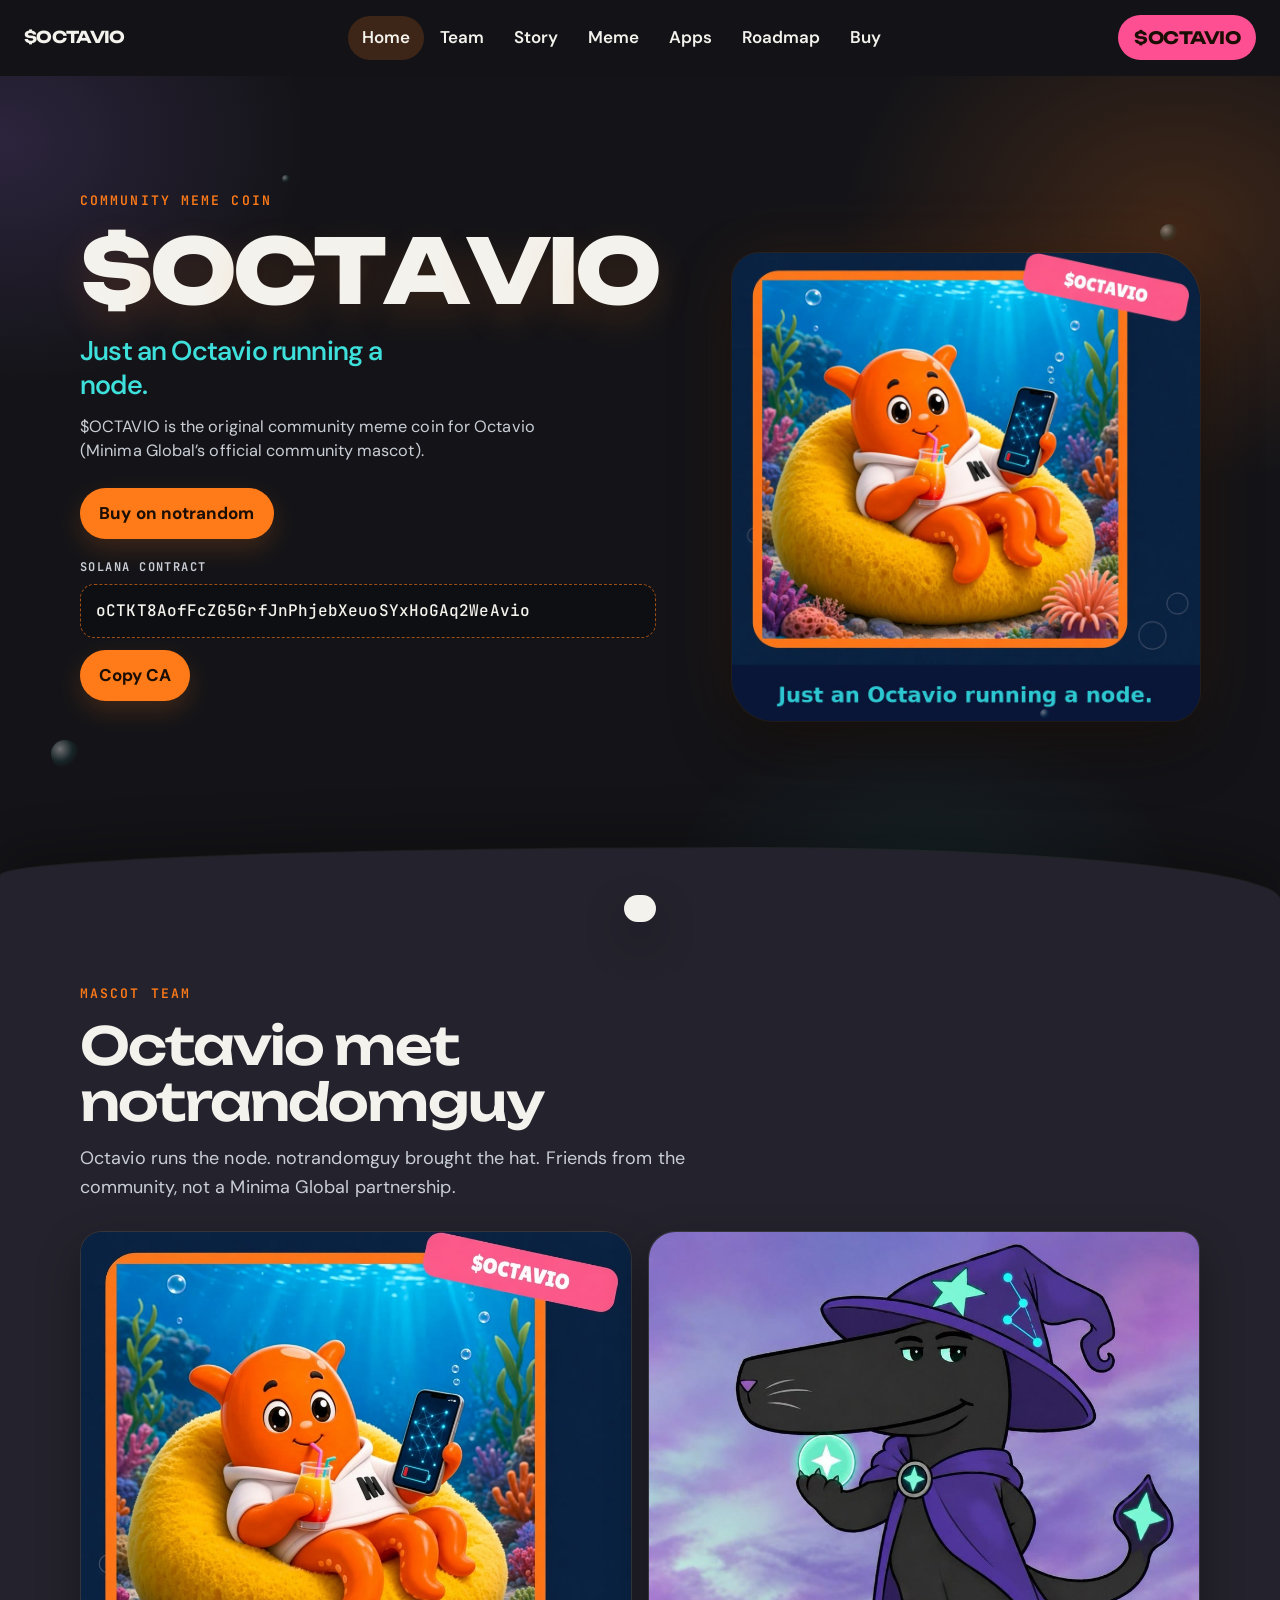
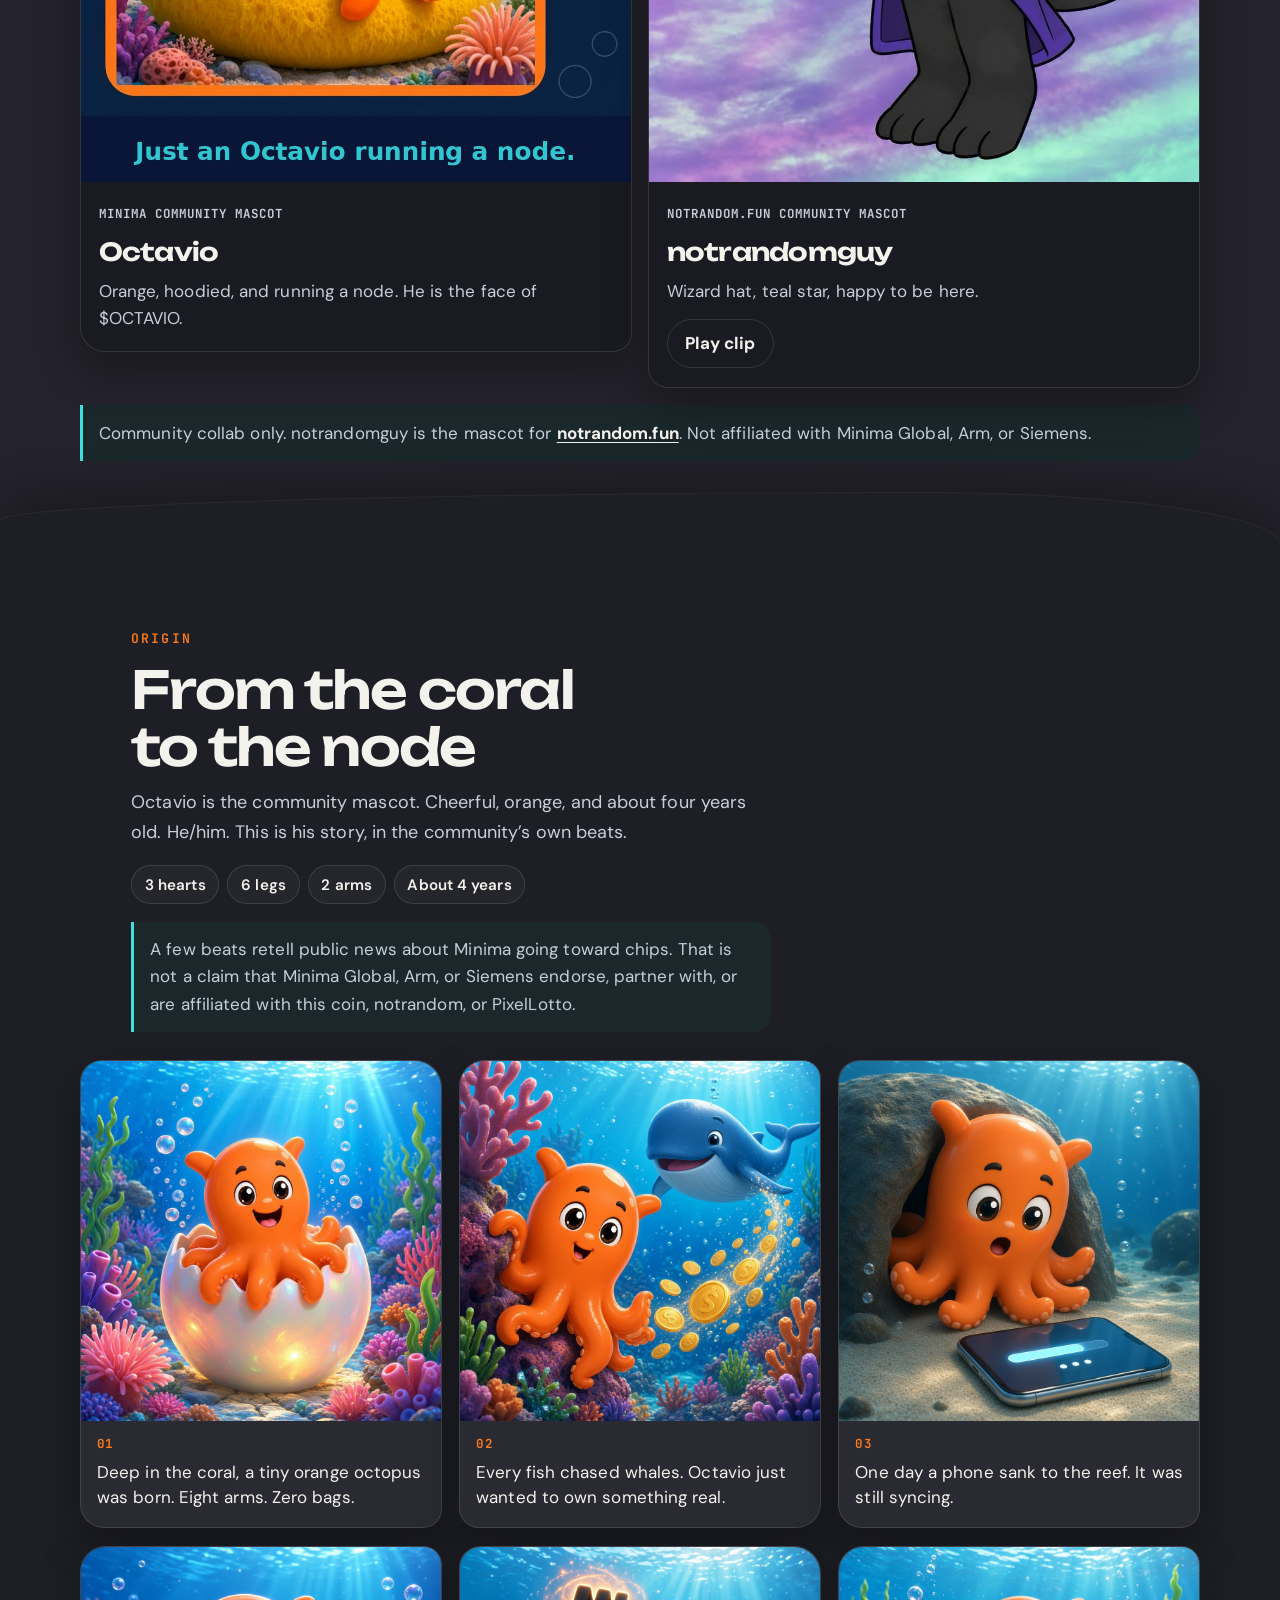
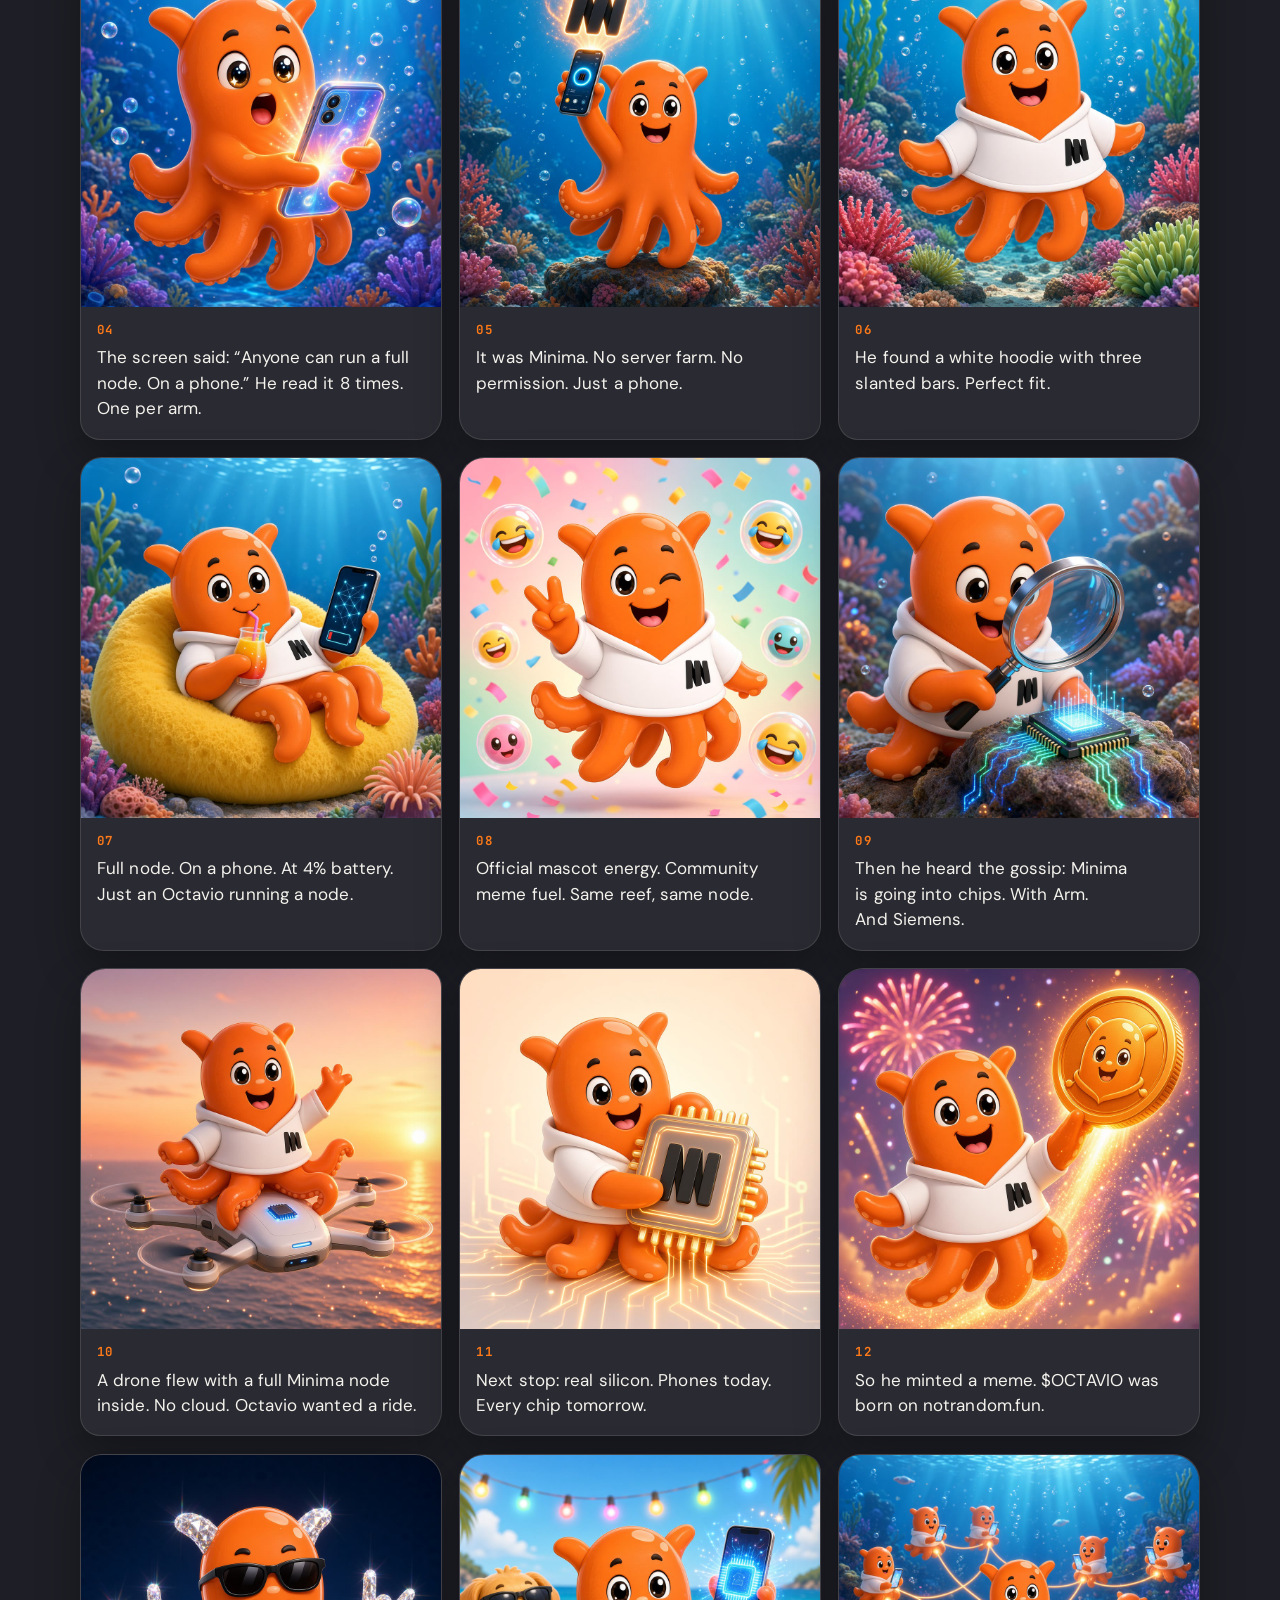
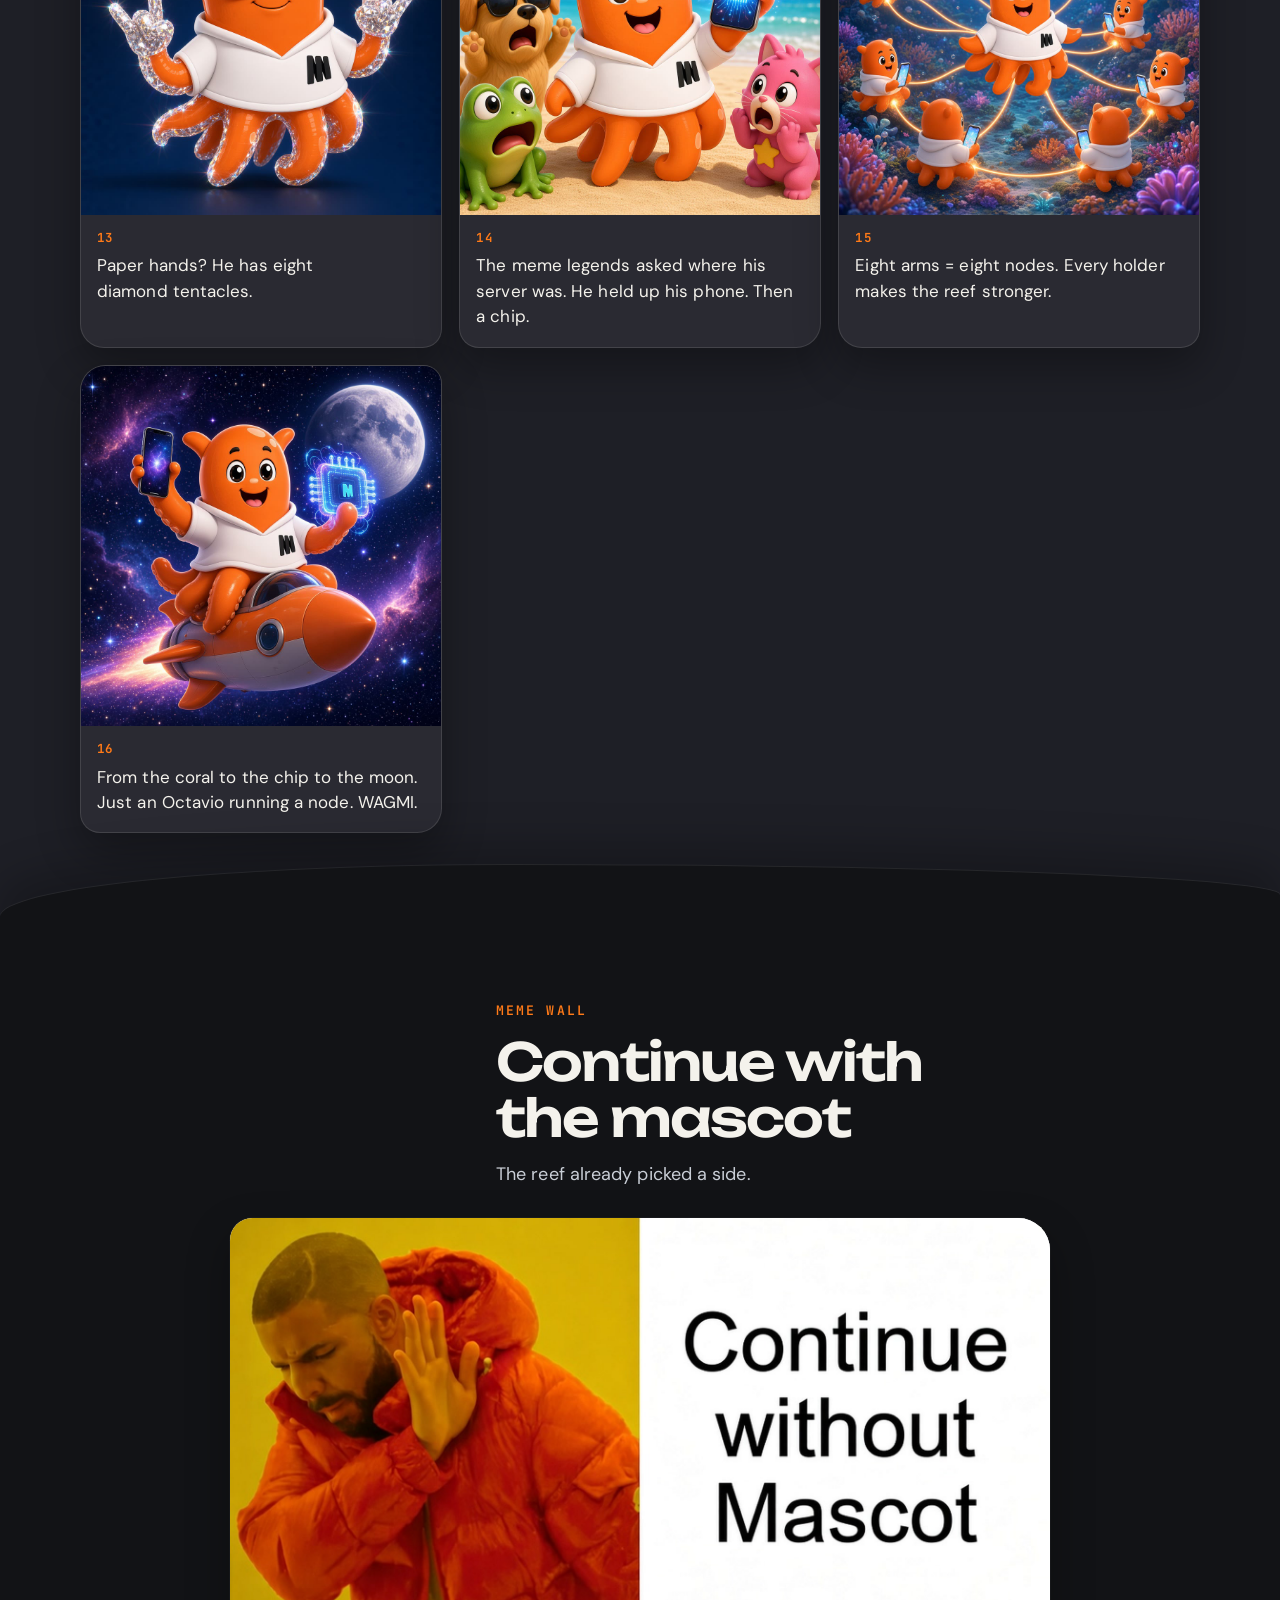
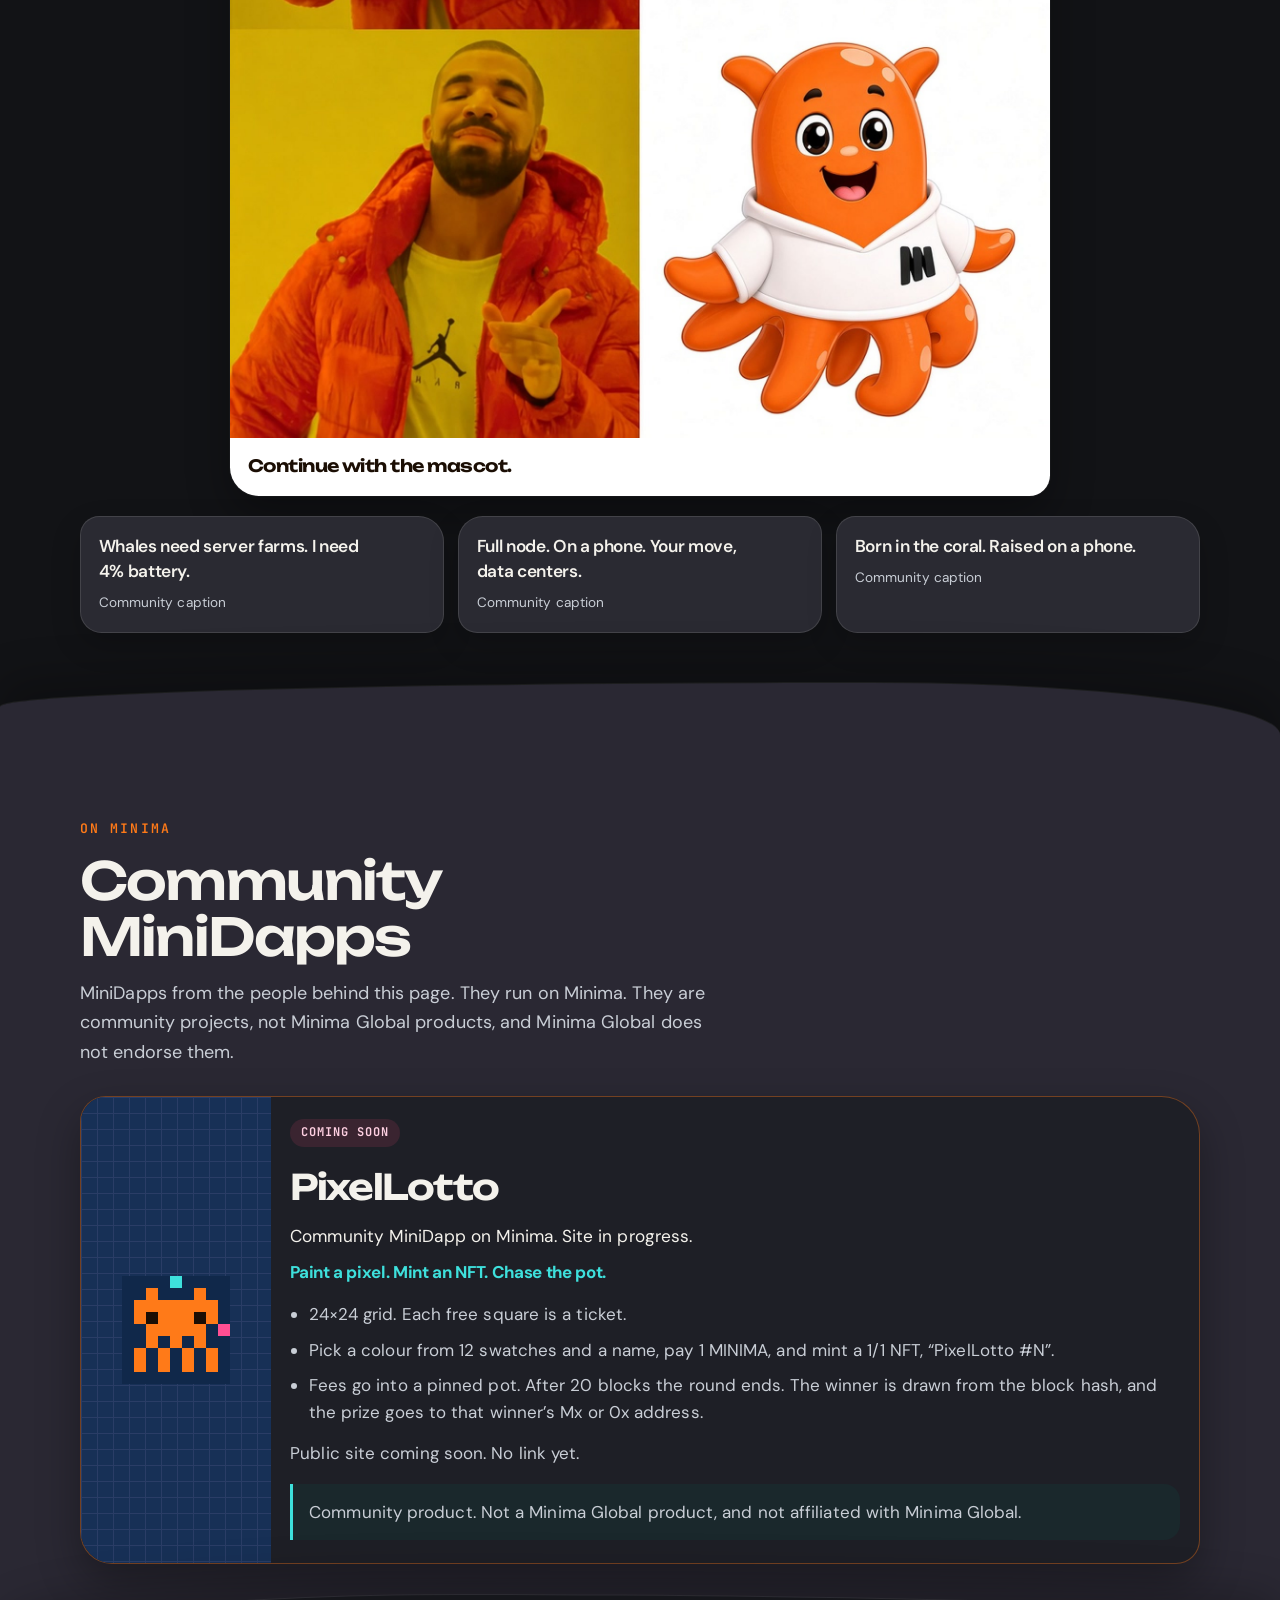
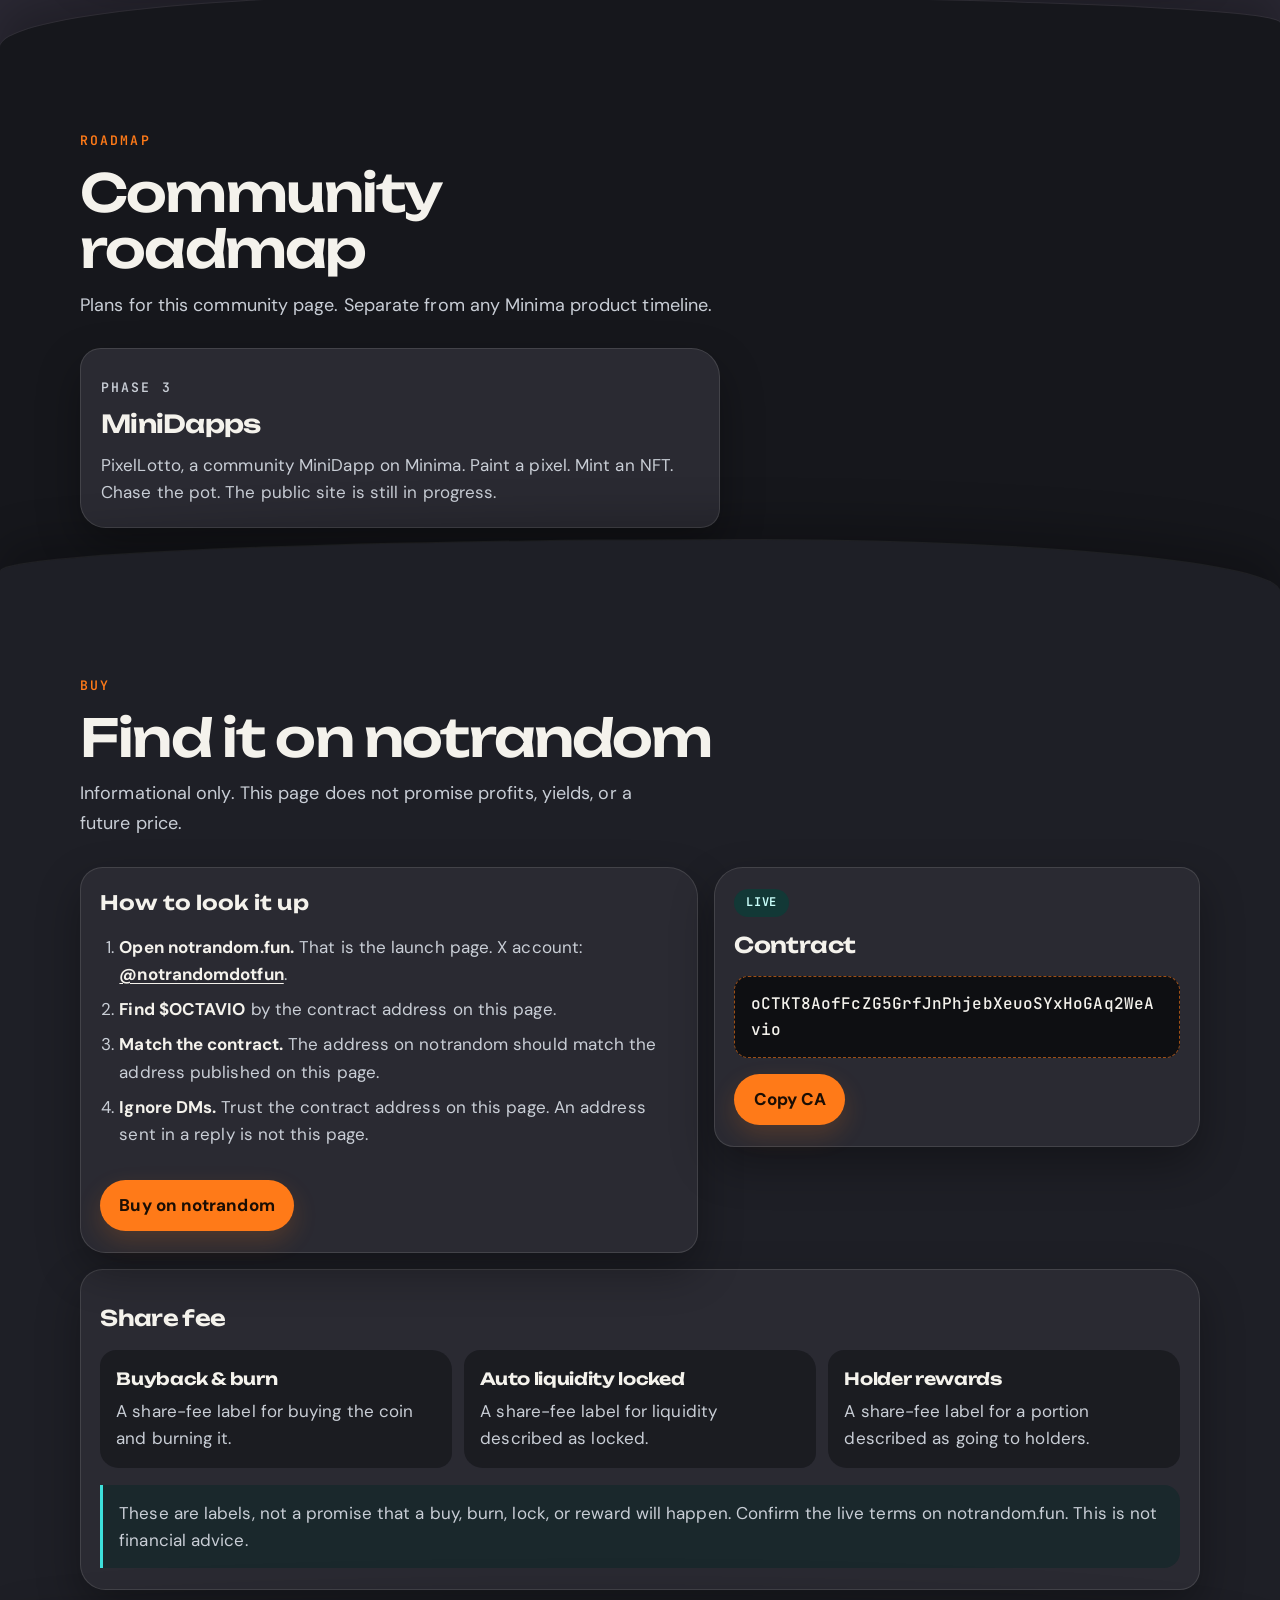
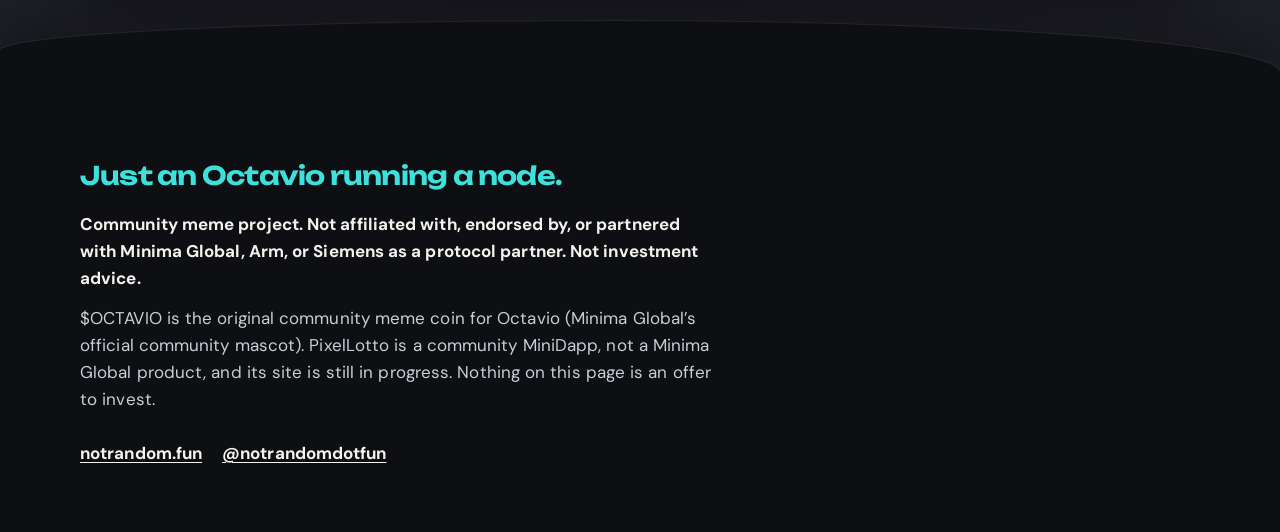
<file: index.html>
<!DOCTYPE html>
<html lang="en">
<head>
  <meta charset="utf-8">
  <meta name="viewport" content="width=device-width, initial-scale=1">
  <title>$OCTAVIO — Just an Octavio running a node.</title>
  <meta name="description" content="$OCTAVIO is the original community meme coin for Octavio (Minima Global’s official community mascot). Community meme project; not affiliated with, endorsed by, or partnered with Minima Global, Arm, or Siemens as a protocol partner. Not investment advice.">
  <meta name="theme-color" content="#141418">
  <meta name="color-scheme" content="dark">
  <link rel="icon" href="favicon.svg" type="image/svg+xml">
  <meta property="og:title" content="$OCTAVIO — Just an Octavio running a node.">
  <meta property="og:description" content="$OCTAVIO is the original community meme coin for Octavio (Minima Global’s official community mascot). Community meme project; not affiliated with, endorsed by, or partnered with Minima Global, Arm, or Siemens as a protocol partner. Not investment advice.">
  <meta property="og:type" content="website">
  <meta property="og:image" content="https://dzonisdmt.github.io/octavio-meme/x/octavio-x-banner-1500x500.jpg">
  <meta name="twitter:card" content="summary_large_image">
  <link rel="preload" href="fonts/unbounded-latin.woff2" as="font" type="font/woff2" crossorigin>
  <link rel="preload" href="x/octavio-first-post.jpg" as="image" fetchpriority="high">
  <link rel="stylesheet" href="css/styles.css">
  <noscript>
    <style>
      @media (max-width: 1039px) {
        .nav-toggle { display: none; }
        .nav-links {
          position: static;
          opacity: 1;
          visibility: visible;
          pointer-events: auto;
          transform: none;
          flex-direction: row;
          flex-wrap: wrap;
          background: transparent;
          border: 0;
          box-shadow: none;
          padding: 0;
        }
      }
    </style>
  </noscript>
</head>
<body>
  <a class="skip" href="#home">Skip to content</a>
  <header class="site-header">
    <a class="wordmark" href="#home">$OCTAVIO</a>
    <button class="nav-toggle" type="button" aria-expanded="false" aria-controls="site-nav" data-nav-toggle>Menu</button>
    <nav id="site-nav" class="nav-links" data-nav aria-label="Page">
      <a href="#home">Home</a>
      <a href="#team">Team</a>
      <a href="#story">Story</a>
      <a href="#meme">Meme</a>
      <a href="#apps">Apps</a>
      <a href="#roadmap">Roadmap</a>
      <a href="#buy">Buy</a>
    </nav>
    <a class="brand-pill" href="#buy">$OCTAVIO</a>
  </header>

  <main>
    <section class="hero" id="home" aria-labelledby="home-title">
      <div class="bubble bubble-a" aria-hidden="true"></div>
      <div class="bubble bubble-b" aria-hidden="true"></div>
      <div class="bubble bubble-c" aria-hidden="true"></div>
      <div class="bubble bubble-d" aria-hidden="true"></div>
      <div class="wrap hero-grid">
        <div class="hero-copy">
          <p class="kicker">Community meme coin</p>
          <h1 id="home-title" class="hero-title">$OCTAVIO</h1>
          <p class="tagline">Just an Octavio running a node.</p>
          <p class="about">$OCTAVIO is the original community meme coin for Octavio (Minima Global’s official community mascot).</p>
          <div class="hero-actions">
            <a class="btn" href="https://notrandom.fun" target="_blank" rel="noopener noreferrer">Buy on notrandom<span class="sr-only"> (opens in a new tab)</span></a>
          </div>
          <div class="ca-row">
            <p class="ca-row-label">Solana contract</p>
            <p class="ca-value" data-ca-value>[CA]</p>
            <button class="btn ca-copy" type="button" data-copy-ca>CA coming soon</button>
          </div>
        </div>
        <!--
          Hero visual slot. Static art: x/octavio-first-post.jpg.
          A local Meshy (or similar) render can replace this image later.
          Do not embed Three.js, a model viewer, or any remote 3D asset here.
        -->
        <div class="hero-frame">
          <img src="x/octavio-first-post.jpg" width="1024" height="1024" alt="Octavio, an orange octopus in a white hoodie, lounges on a yellow sponge underwater with a drink and a phone showing a node network. A pink badge reads $OCTAVIO." fetchpriority="high">
        </div>
      </div>
    </section>

    <section class="section" id="team" aria-labelledby="team-title">
      <div class="wrap">
        <header class="section-head">
          <p class="kicker">Mascot team</p>
          <h2 id="team-title">Octavio met notrandomguy</h2>
          <p class="lede">Octavio runs the node. notrandomguy brought the hat. Friends from the community, not a Minima Global partnership.</p>
        </header>
        <div class="team-grid">
          <article class="team-card">
            <img src="x/octavio-first-post.jpg" width="1024" height="1024" alt="Octavio, an orange octopus in a white hoodie, lounges on a yellow sponge with a phone. He is the community mascot and the face of $OCTAVIO." loading="lazy" decoding="async">
            <div class="team-body">
              <p class="team-role">Minima community mascot</p>
              <h3>Octavio</h3>
              <p>Orange, hoodied, and running a node. He is the face of $OCTAVIO.</p>
            </div>
          </article>
          <article class="team-card">
            <div class="team-visual">
              <img src="images/notrandomguy.jpg" width="960" height="960" alt="notrandomguy, a small black creature in a purple wizard hat and cloak, smiles while holding a glowing teal star." loading="lazy" decoding="async" data-clip-still>
              <video id="nrg-clip" class="team-clip" data-clip data-src="images/notrandomguy.mp4" width="720" height="720" muted playsinline loop preload="none" hidden aria-label="Silent clip of notrandomguy, a black creature in a purple wizard hat, holding a teal star."></video>
            </div>
            <div class="team-body">
              <p class="team-role">notrandom.fun community mascot</p>
              <h3>notrandomguy</h3>
              <p>Wizard hat, teal star, happy to be here.</p>
              <button class="clip-toggle" type="button" data-clip-toggle aria-controls="nrg-clip" aria-pressed="false">Play clip</button>
            </div>
          </article>
        </div>
        <p class="note">Community collab only. notrandomguy is the mascot for <a class="plain-link" href="https://notrandom.fun" target="_blank" rel="noopener noreferrer">notrandom.fun<span class="sr-only"> (opens in a new tab)</span></a>. Not affiliated with Minima Global, Arm, or Siemens.</p>
      </div>
    </section>

    <section class="section" id="story" aria-labelledby="story-title">
      <div class="wrap">
        <header class="section-head">
          <p class="kicker">Origin</p>
          <h2 id="story-title">From the coral to the node</h2>
          <p class="lede">Octavio is the community mascot. Cheerful, orange, and about four years old. He/him. This is his story, in the community’s own beats.</p>
          <ul class="chips">
            <li>3 hearts</li>
            <li>6 legs</li>
            <li>2 arms</li>
            <li>About 4 years</li>
          </ul>
          <p class="note">A few beats retell public news about Minima going toward chips. That is not a claim that Minima Global, Arm, or Siemens endorse, partner with, or are affiliated with this coin, notrandom, or PixelLotto.</p>
        </header>
        <div class="beat-grid">
          <figure class="beat">
            <button class="beat-open" type="button" data-beat data-caption="Deep in the coral, a tiny orange octopus was born. Eight arms. Zero bags.">
              <img src="images/octavio-beat-01.jpg" width="1024" height="1024" alt="A baby orange octopus hatches from a glowing egg in a coral reef." loading="lazy" decoding="async">
            </button>
            <figcaption><span class="beat-no">01</span>Deep in the coral, a tiny orange octopus was born. Eight arms. Zero bags.</figcaption>
          </figure>
          <figure class="beat">
            <button class="beat-open" type="button" data-beat data-caption="Every fish chased whales. Octavio just wanted to own something real.">
              <img src="images/octavio-beat-02.jpg" width="1024" height="1024" alt="Octavio peeks from the coral as a whale swims past trailing gold coins." loading="lazy" decoding="async">
            </button>
            <figcaption><span class="beat-no">02</span>Every fish chased whales. Octavio just wanted to own something real.</figcaption>
          </figure>
          <figure class="beat">
            <button class="beat-open" type="button" data-beat data-caption="One day a phone sank to the reef. It was still syncing.">
              <img src="images/octavio-beat-03.jpg" width="1024" height="1024" alt="A smartphone glows on the sea floor with a sync bar while Octavio peeks, surprised." loading="lazy" decoding="async">
            </button>
            <figcaption><span class="beat-no">03</span>One day a phone sank to the reef. It was still syncing.</figcaption>
          </figure>
          <figure class="beat">
            <button class="beat-open" type="button" data-beat data-caption="The screen said: &quot;Anyone can run a full node. On a phone.&quot; He read it 8 times. One per arm.">
              <img src="images/octavio-beat-04.jpg" width="1024" height="1024" alt="Octavio holds a phone with his tentacles, eyes sparkling." loading="lazy" decoding="async">
            </button>
            <figcaption><span class="beat-no">04</span>The screen said: “Anyone can run a full node. On a phone.” He read it 8 times. One per arm.</figcaption>
          </figure>
          <figure class="beat">
            <button class="beat-open" type="button" data-beat data-caption="It was Minima. No server farm. No permission. Just a phone.">
              <img src="images/octavio-beat-05.jpg" width="1024" height="1024" alt="Octavio stands on a rock and raises a phone, with a glowing three-bar mark above him." loading="lazy" decoding="async">
            </button>
            <figcaption><span class="beat-no">05</span>It was Minima. No server farm. No permission. Just a phone.</figcaption>
          </figure>
          <figure class="beat">
            <button class="beat-open" type="button" data-beat data-caption="He found a white hoodie with three slanted bars. Perfect fit.">
              <img src="images/octavio-beat-06.jpg" width="1024" height="1024" alt="Octavio pulls on a white hoodie with three slanted bars and smiles." loading="lazy" decoding="async">
            </button>
            <figcaption><span class="beat-no">06</span>He found a white hoodie with three slanted bars. Perfect fit.</figcaption>
          </figure>
          <figure class="beat">
            <button class="beat-open" type="button" data-beat data-caption="Full node. On a phone. At 4% battery. Just an Octavio running a node.">
              <img src="images/octavio-beat-07.jpg" width="1024" height="1024" alt="Octavio lounges on a yellow sea sponge with a drink and a phone showing a node screen." loading="lazy" decoding="async">
            </button>
            <figcaption><span class="beat-no">07</span>Full node. On a phone. At 4% battery. Just an Octavio running a node.</figcaption>
          </figure>
          <figure class="beat">
            <button class="beat-open" type="button" data-beat data-caption="Official mascot energy. Community meme fuel. Same reef, same node.">
              <img src="images/octavio-beat-08.jpg" width="1024" height="1024" alt="Octavio winks and holds up a peace-sign tentacle among confetti bubbles." loading="lazy" decoding="async">
            </button>
            <figcaption><span class="beat-no">08</span>Official mascot energy. Community meme fuel. Same reef, same node.</figcaption>
          </figure>
          <figure class="beat">
            <button class="beat-open" type="button" data-beat data-caption="Then he heard the gossip: Minima is going into chips. With Arm. And Siemens.">
              <img src="images/octavio-beat-09.jpg" width="1024" height="1024" alt="Octavio stares through a magnifying glass at a glowing microchip." loading="lazy" decoding="async">
            </button>
            <figcaption><span class="beat-no">09</span>Then he heard the gossip: Minima is going into chips. With Arm. And Siemens.</figcaption>
          </figure>
          <figure class="beat">
            <button class="beat-open" type="button" data-beat data-caption="A drone flew with a full Minima node inside. No cloud. Octavio wanted a ride.">
              <img src="images/octavio-beat-10.jpg" width="1024" height="1024" alt="Octavio rides a small drone over the ocean, tentacles waving." loading="lazy" decoding="async">
            </button>
            <figcaption><span class="beat-no">10</span>A drone flew with a full Minima node inside. No cloud. Octavio wanted a ride.</figcaption>
          </figure>
          <figure class="beat">
            <button class="beat-open" type="button" data-beat data-caption="Next stop: real silicon. Phones today. Every chip tomorrow.">
              <img src="images/octavio-beat-11.jpg" width="1024" height="1024" alt="Octavio hugs a giant glowing microchip marked with three bars." loading="lazy" decoding="async">
            </button>
            <figcaption><span class="beat-no">11</span>Next stop: real silicon. Phones today. Every chip tomorrow.</figcaption>
          </figure>
          <figure class="beat">
            <button class="beat-open" type="button" data-beat data-caption="So he minted a meme. $OCTAVIO was born on notrandom.fun.">
              <img src="images/octavio-beat-12.jpg" width="1024" height="1024" alt="Octavio launches a shiny orange coin with his face and a sparkle trail." loading="lazy" decoding="async">
            </button>
            <figcaption><span class="beat-no">12</span>So he minted a meme. $OCTAVIO was born on notrandom.fun.</figcaption>
          </figure>
          <figure class="beat">
            <button class="beat-open" type="button" data-beat data-caption="Paper hands? He has eight diamond tentacles.">
              <img src="images/octavio-beat-13.jpg" width="1024" height="1024" alt="Octavio wears tiny sunglasses and shows sparkling diamond-coated tentacles." loading="lazy" decoding="async">
            </button>
            <figcaption><span class="beat-no">13</span>Paper hands? He has eight diamond tentacles.</figcaption>
          </figure>
          <figure class="beat">
            <button class="beat-open" type="button" data-beat data-caption="The meme legends asked where his server was. He held up his phone. Then a chip.">
              <img src="images/octavio-beat-14.jpg" width="1024" height="1024" alt="At a beach party with other cartoon mascots, Octavio holds up a phone and a chip." loading="lazy" decoding="async">
            </button>
            <figcaption><span class="beat-no">14</span>The meme legends asked where his server was. He held up his phone. Then a chip.</figcaption>
          </figure>
          <figure class="beat">
            <button class="beat-open" type="button" data-beat data-caption="Eight arms = eight nodes. Every holder makes the reef stronger.">
              <img src="images/octavio-beat-15.jpg" width="1024" height="1024" alt="Many little Octavios hold phones linked by glowing network lines." loading="lazy" decoding="async">
            </button>
            <figcaption><span class="beat-no">15</span>Eight arms = eight nodes. Every holder makes the reef stronger.</figcaption>
          </figure>
          <figure class="beat">
            <button class="beat-open" type="button" data-beat data-caption="From the coral to the chip to the moon. Just an Octavio running a node. WAGMI.">
              <img src="images/octavio-beat-16.jpg" width="1024" height="1024" alt="Octavio rides a rocket toward the moon with a phone and a chip." loading="lazy" decoding="async">
            </button>
            <figcaption><span class="beat-no">16</span>From the coral to the chip to the moon. Just an Octavio running a node. WAGMI.</figcaption>
          </figure>
        </div>
      </div>
    </section>

    <section class="section" id="meme" aria-labelledby="meme-title">
      <div class="wrap">
        <header class="section-head">
          <p class="kicker">Meme wall</p>
          <h2 id="meme-title">Continue with the mascot</h2>
          <p class="lede">The reef already picked a side.</p>
        </header>
        <figure class="meme-feature">
          <img src="x/octavio-drake-meme-2048.jpg" width="1720" height="1720" alt="Two-panel meme. On the left, Drake turns away from the words Continue without Mascot. Below, he points at Octavio, the orange octopus in a white hoodie." loading="lazy" decoding="async">
          <figcaption>Continue with the mascot.</figcaption>
        </figure>
        <div class="quotes">
          <blockquote>
            <p>Whales need server farms. I need 4% battery.</p>
            <footer>Community caption</footer>
          </blockquote>
          <blockquote>
            <p>Full node. On a phone. Your move, data centers.</p>
            <footer>Community caption</footer>
          </blockquote>
          <blockquote>
            <p>Born in the coral. Raised on a phone.</p>
            <footer>Community caption</footer>
          </blockquote>
        </div>
      </div>
    </section>

    <section class="section" id="apps" aria-labelledby="apps-title">
      <div class="wrap">
        <header class="section-head">
          <p class="kicker">On Minima</p>
          <h2 id="apps-title">Community MiniDapps</h2>
          <p class="lede">MiniDapps from the people behind this page. They run on Minima. They are community projects, not Minima Global products, and Minima Global does not endorse them.</p>
        </header>
        <!--
          PIXELLOTTO_URL
          The public site stays Coming soon, with no link, until pixellottoUrl
          in js/config.js is a real http(s) URL. Do not invent a href.
          Docs only, not a public URL: package pixellotto-1.1.9.mds.zip,
          claim page claim.html.
        -->
        <article class="dapp-card" id="pixellotto" data-dapp="pixellotto">
          <div class="dapp-mark" aria-hidden="true">
            <svg class="pixel-svg" viewBox="0 0 9 9" aria-hidden="true">
              <rect width="9" height="9" fill="#10284a"/>
              <g fill="#ff7a18">
                <rect x="2" y="1" width="1" height="1"/>
                <rect x="6" y="1" width="1" height="1"/>
                <rect x="1" y="2" width="7" height="1"/>
                <rect x="1" y="3" width="7" height="1"/>
                <rect x="2" y="4" width="5" height="1"/>
                <rect x="2" y="5" width="1" height="1"/>
                <rect x="4" y="5" width="1" height="1"/>
                <rect x="6" y="5" width="1" height="1"/>
                <rect x="1" y="6" width="1" height="2"/>
                <rect x="3" y="6" width="1" height="2"/>
                <rect x="5" y="6" width="1" height="2"/>
                <rect x="7" y="6" width="1" height="2"/>
              </g>
              <g fill="#1b0e04">
                <rect x="2" y="3" width="1" height="1"/>
                <rect x="6" y="3" width="1" height="1"/>
              </g>
              <rect x="4" y="0" width="1" height="1" fill="#3ee0dc"/>
              <rect x="8" y="4" width="1" height="1" fill="#ff4f93"/>
            </svg>
          </div>
          <div class="dapp-body">
            <p class="dapp-status" data-dapp-status>Coming soon</p>
            <h3>PixelLotto</h3>
            <p class="dapp-line">Community MiniDapp on Minima. Site in progress.</p>
            <p class="dapp-tag">Paint a pixel. Mint an NFT. Chase the pot.</p>
            <ul class="dapp-rules">
              <li>24×24 grid. Each free square is a ticket.</li>
              <li>Pick a colour from 12 swatches and a name, pay 1 MINIMA, and mint a 1/1 NFT, “PixelLotto #N”.</li>
              <li>Fees go into a pinned pot. After 20 blocks the round ends. The winner is drawn from the block hash, and the prize goes to that winner’s Mx or 0x address.</li>
            </ul>
            <p class="dapp-note" data-dapp-note>Public site coming soon. No link yet.</p>
            <p class="note">Community product. Not a Minima Global product, and not affiliated with Minima Global.</p>
          </div>
        </article>
      </div>
    </section>

    <section class="section" id="roadmap" aria-labelledby="roadmap-title">
      <div class="wrap">
        <header class="section-head">
          <p class="kicker">Roadmap</p>
          <h2 id="roadmap-title">Community roadmap</h2>
          <p class="lede">Plans for this community page. Separate from any Minima product timeline.</p>
        </header>
        <article class="phase">
          <p class="kicker">Phase 3</p>
          <h3>MiniDapps</h3>
          <p>PixelLotto, a community MiniDapp on Minima. Paint a pixel. Mint an NFT. Chase the pot. The public site is still in progress.</p>
        </article>
      </div>
    </section>

    <section class="section" id="buy" aria-labelledby="buy-title">
      <div class="wrap">
        <header class="section-head">
          <p class="kicker">Buy</p>
          <h2 id="buy-title">Find it on notrandom</h2>
          <p class="lede">Informational only. This page does not promise profits, yields, or a future price.</p>
        </header>
        <div class="buy-grid">
          <article class="panel">
            <h3>How to look it up</h3>
            <ol class="steps">
              <li><strong>Open notrandom.fun.</strong> That is the launch page. X account: <a class="plain-link" href="https://x.com/notrandomdotfun" target="_blank" rel="noopener noreferrer">@notrandomdotfun<span class="sr-only"> (opens in a new tab)</span></a>.</li>
              <li><strong>Find $OCTAVIO</strong> by the contract address on this page.</li>
              <li><strong>Match the contract.</strong> The address on notrandom should match the address published on this page.</li>
              <li><strong>Ignore DMs.</strong> Trust the contract address on this page. An address sent in a reply is not this page.</li>
            </ol>
            <p class="panel-cta"><a class="btn" href="https://notrandom.fun" target="_blank" rel="noopener noreferrer">Buy on notrandom<span class="sr-only"> (opens in a new tab)</span></a></p>
          </article>
          <article class="panel">
            <p class="ca-status" data-ca-status>Coming soon</p>
            <h3 class="panel-title">Contract</h3>
            <p class="ca-value" data-ca-value>[CA]</p>
            <p class="ca-help" data-ca-help>Placeholder only. Replace <code>[CA]</code> in <code>js/config.js</code> with the real address after launch. Copy stays off until then.</p>
            <button class="btn" type="button" data-copy-ca>CA coming soon</button>
          </article>
        </div>
        <div class="fee-block panel">
          <h3>Share fee</h3>
          <div class="fee-grid">
            <article>
              <h3>Buyback &amp; burn</h3>
              <p>A share-fee label for buying the coin and burning it.</p>
            </article>
            <article>
              <h3>Auto liquidity locked</h3>
              <p>A share-fee label for liquidity described as locked.</p>
            </article>
            <article>
              <h3>Holder rewards</h3>
              <p>A share-fee label for a portion described as going to holders.</p>
            </article>
          </div>
          <p class="note">These are labels, not a promise that a buy, burn, lock, or reward will happen. Confirm the live terms on notrandom.fun. This is not financial advice.</p>
        </div>
      </div>
    </section>
  </main>

  <footer class="site-footer">
    <div class="wrap">
      <p class="footer-tag">Just an Octavio running a node.</p>
      <p class="disclaimer">Community meme project. Not affiliated with, endorsed by, or partnered with Minima Global, Arm, or Siemens as a protocol partner. Not investment advice.</p>
      <p class="fine">$OCTAVIO is the original community meme coin for Octavio (Minima Global’s official community mascot). PixelLotto is a community MiniDapp, not a Minima Global product, and its site is still in progress. Nothing on this page is an offer to invest.</p>
      <div class="footer-links">
        <a href="https://notrandom.fun" target="_blank" rel="noopener noreferrer">notrandom.fun<span class="sr-only"> (opens in a new tab)</span></a>
        <a href="https://x.com/notrandomdotfun" target="_blank" rel="noopener noreferrer">@notrandomdotfun<span class="sr-only"> (opens in a new tab)</span></a>
      </div>
    </div>
  </footer>

  <p class="toast" data-toast role="status" aria-live="polite"></p>

  <dialog class="lightbox" data-lightbox aria-labelledby="lightbox-caption">
    <div class="lightbox-card">
      <img alt="" data-lightbox-img>
      <div class="lightbox-bar">
        <p id="lightbox-caption" data-lightbox-cap></p>
        <form method="dialog">
          <button class="lightbox-close" type="submit">Close</button>
        </form>
      </div>
    </div>
  </dialog>

  <script src="js/config.js"></script>
  <script src="js/main.js"></script>
</body>
</html>
</file>
<file: css/styles.css>
/* $OCTAVIO community landing.
   Dark-first on purpose: a light scheme would fight the underwater art
   and the meme frames, so prefers-color-scheme does not invert the page.
   Hero headline motion is the only kinetic type. Body copy and nav stay still. */

@font-face {
  font-family: "Unbounded";
  font-style: normal;
  font-weight: 200 900;
  font-display: swap;
  src: url("../fonts/unbounded-latin.woff2") format("woff2");
  unicode-range: U+0000-00FF, U+0131, U+0152-0153, U+02BB-02BC, U+02C6, U+02DA, U+02DC, U+0304, U+0308, U+0329, U+2000-206F, U+20AC, U+2122, U+2191, U+2193, U+2212, U+2215, U+FEFF, U+FFFD;
}

@font-face {
  font-family: "DM Sans";
  font-style: normal;
  font-weight: 100 1000;
  font-display: swap;
  src: url("../fonts/dm-sans-latin.woff2") format("woff2");
  unicode-range: U+0000-00FF, U+0131, U+0152-0153, U+02BB-02BC, U+02C6, U+02DA, U+02DC, U+0304, U+0308, U+0329, U+2000-206F, U+20AC, U+2122, U+2191, U+2193, U+2212, U+2215, U+FEFF, U+FFFD;
}

@font-face {
  font-family: "JetBrains Mono";
  font-style: normal;
  font-weight: 100 800;
  font-display: swap;
  src: url("../fonts/jetbrains-mono-latin.woff2") format("woff2");
  unicode-range: U+0000-00FF, U+0131, U+0152-0153, U+02BB-02BC, U+02C6, U+02DA, U+02DC, U+0304, U+0308, U+0329, U+2000-206F, U+20AC, U+2122, U+2191, U+2193, U+2212, U+2215, U+FEFF, U+FFFD;
}

:root {
  --bg: #141418;
  --bg-deep: #0e0f12;
  --bg-raise: #1e1f26;
  --bg-card: #2a2a32;
  --bg-apps: #2a2833;
  --ink: #f4f2ec;
  --muted: #c9ced6;
  --orange: #ff7a18;
  --orange-hot: #ff8c3a;
  --orange-ink: #1b0e04;
  --cyan: #3ee0dc;
  --cyan-ink: #042226;
  --pink: #ff4f93;
  --violet: #b9a6ff;
  --line: rgba(244, 242, 236, 0.12);
  --shadow: 0 18px 44px rgba(0, 0, 0, 0.32);
  --header: 76px;
  --wrap: 1120px;
  --lip: 64px;
  --display: "Unbounded", "Arial Black", sans-serif;
  --sans: "DM Sans", "Segoe UI", system-ui, sans-serif;
  --mono: "JetBrains Mono", ui-monospace, "SFMono-Regular", Menlo, Consolas, monospace;
  color-scheme: dark;
  font-family: var(--sans);
  font-optical-sizing: auto;
}

*,
*::before,
*::after {
  box-sizing: border-box;
}

html {
  scroll-behavior: smooth;
  scroll-padding-top: calc(var(--header) + 16px);
}

body {
  margin: 0;
  min-height: 100vh;
  color: var(--ink);
  background: var(--bg);
  font-size: 1.0625rem;
  line-height: 1.6;
  letter-spacing: 0.005em;
}

img {
  max-width: 100%;
  height: auto;
  display: block;
}

button,
a {
  font: inherit;
}

a {
  color: var(--cyan);
}

h1,
h2,
h3,
p {
  margin: 0;
}

h1,
h2,
h3,
.wordmark,
.footer-tag {
  font-family: var(--display);
  font-optical-sizing: auto;
}

h2 {
  font-size: clamp(2rem, 4.2vw, 3.25rem);
  font-weight: 560;
  letter-spacing: -0.035em;
  line-height: 1.08;
  text-wrap: balance;
}

::selection {
  background: var(--orange);
  color: var(--orange-ink);
}

.sr-only {
  position: absolute;
  width: 1px;
  height: 1px;
  padding: 0;
  margin: -1px;
  overflow: hidden;
  clip: rect(0, 0, 0, 0);
  white-space: nowrap;
  border: 0;
}

.skip {
  position: absolute;
  left: 1rem;
  top: -4rem;
  z-index: 40;
  background: var(--cyan);
  color: var(--cyan-ink);
  padding: 0.65rem 0.95rem;
  border-radius: 999px;
  font-weight: 700;
  text-decoration: none;
}

.skip:focus {
  top: 0.8rem;
}

:focus-visible {
  outline: 3px solid var(--cyan);
  outline-offset: 3px;
}

.wrap {
  width: min(var(--wrap), calc(100% - 2rem));
  margin-inline: auto;
}

.site-header {
  position: sticky;
  top: 0;
  z-index: 30;
  display: flex;
  align-items: center;
  gap: 0.75rem;
  min-height: var(--header);
  padding: 0.75rem 1rem;
  background: rgba(20, 20, 24, 0.72);
  border-bottom: 1px solid transparent;
  backdrop-filter: blur(16px);
  transition: background-color 180ms ease, border-color 180ms ease, box-shadow 180ms ease;
}

.site-header.is-scrolled {
  background: rgba(16, 17, 20, 0.92);
  border-bottom-color: var(--line);
  box-shadow: 0 10px 28px rgba(0, 0, 0, 0.28);
}

.wordmark {
  color: var(--ink);
  text-decoration: none;
  font-weight: 700;
  letter-spacing: -0.04em;
  font-size: 1.02rem;
}

.nav-toggle {
  margin-left: auto;
  min-height: 44px;
  min-width: 44px;
  padding: 0.4rem 0.95rem;
  border-radius: 999px;
  border: 1px solid var(--line);
  background: rgba(244, 242, 236, 0.04);
  color: var(--ink);
  font-weight: 700;
  cursor: pointer;
  transition: background-color 160ms ease, border-color 160ms ease;
}

.nav-toggle:hover {
  background: rgba(244, 242, 236, 0.08);
  border-color: rgba(244, 242, 236, 0.28);
}

.nav-links {
  display: flex;
  position: absolute;
  left: 0.75rem;
  right: 0.75rem;
  top: calc(100% + 0.45rem);
  flex-direction: column;
  gap: 0.2rem;
  padding: 0.55rem;
  background: #1c1c22;
  border: 1px solid var(--line);
  border-radius: 1.2rem;
  box-shadow: var(--shadow);
  opacity: 0;
  visibility: hidden;
  pointer-events: none;
  transform: translateY(-6px);
  transition: opacity 180ms ease, transform 180ms ease, visibility 180ms ease;
}

.nav-links.is-open {
  opacity: 1;
  visibility: visible;
  pointer-events: auto;
  transform: none;
}

.nav-links a {
  color: var(--ink);
  text-decoration: none;
  font-weight: 600;
  min-height: 44px;
  display: flex;
  align-items: center;
  padding: 0.35rem 0.85rem;
  border-radius: 999px;
  transition: background-color 160ms ease, color 160ms ease;
}

.nav-links a:hover {
  background: rgba(244, 242, 236, 0.06);
}

.nav-links a[aria-current="true"] {
  color: var(--ink);
  background: rgba(255, 122, 24, 0.18);
}

.brand-pill {
  display: none;
  margin-left: auto;
  background: var(--pink);
  color: var(--orange-ink);
  text-decoration: none;
  font-family: var(--display);
  font-weight: 700;
  letter-spacing: -0.03em;
  padding: 0.55rem 1rem;
  border-radius: 999px;
  min-height: 44px;
  align-items: center;
  transition: background-color 160ms ease, transform 180ms ease;
}

.brand-pill:hover {
  background: #ff6ea8;
}

.hero {
  position: relative;
  z-index: 0;
  padding: clamp(1.75rem, 4vw, 3.25rem) 0 calc(var(--lip) + 3.25rem);
  overflow: visible;
  background:
    radial-gradient(540px 420px at 92% 18%, rgba(255, 122, 24, 0.18), transparent 62%),
    radial-gradient(480px 380px at 0% 8%, rgba(168, 120, 255, 0.16), transparent 64%),
    radial-gradient(420px 300px at 72% 100%, rgba(62, 224, 220, 0.08), transparent 62%);
}

.hero-grid {
  display: grid;
  gap: 2rem;
  align-items: center;
}

.hero-copy {
  container-type: inline-size;
  min-width: 0;
}

.kicker {
  color: var(--orange);
  font-family: var(--mono);
  font-weight: 600;
  letter-spacing: 0.16em;
  text-transform: uppercase;
  font-size: 0.82rem;
  margin-bottom: 0.85rem;
}

.hero-title {
  font-size: clamp(2.45rem, 11vw, 4.4rem);
  font-weight: 800;
  font-variation-settings: "wght" 800;
  line-height: 0.92;
  letter-spacing: -0.045em;
  text-shadow: 0 14px 36px rgba(255, 122, 24, 0.16);
  padding-block: 0.06em;
}

@supports (width: 1cqi) {
  .hero-title {
    font-size: clamp(2.4rem, 15cqi, 5.7rem);
  }
}

.k-letter {
  display: inline-block;
  transform: translate3d(0, calc(var(--shift, 0) * 1px), 0);
}

.tagline {
  margin-top: 1rem;
  max-width: 18ch;
  color: var(--cyan);
  font-size: clamp(1.2rem, 2.4vw, 1.7rem);
  font-weight: 560;
  letter-spacing: -0.03em;
  line-height: 1.25;
}

.about {
  margin-top: 0.85rem;
  max-width: 42ch;
  color: var(--muted);
  font-size: 1.02rem;
  line-height: 1.45;
}

.hero-actions {
  display: flex;
  flex-wrap: wrap;
  gap: 0.75rem;
  margin-top: 1.6rem;
}

.ca-row {
  margin-top: 1.15rem;
  max-width: 36rem;
}

.ca-row-label {
  margin: 0 0 0.45rem;
  color: var(--muted);
  font-family: var(--mono);
  font-size: 0.75rem;
  font-weight: 650;
  letter-spacing: 0.12em;
  text-transform: uppercase;
}

.ca-row .ca-value {
  margin-top: 0;
  font-size: clamp(0.92rem, 2.8vw, 1rem);
  line-height: 1.45;
  -webkit-user-select: text;
  user-select: text;
}

.ca-row .ca-copy {
  margin-top: 0.75rem;
  width: 100%;
}

.btn {
  display: inline-flex;
  align-items: center;
  justify-content: center;
  min-height: 48px;
  padding: 0.75rem 1.2rem;
  border-radius: 999px;
  border: 0;
  background: var(--orange);
  color: var(--orange-ink);
  font-weight: 760;
  text-decoration: none;
  cursor: pointer;
  box-shadow: 0 10px 24px rgba(255, 122, 24, 0.18);
  transition: background-color 160ms ease, box-shadow 180ms ease, transform 180ms ease;
}

.btn:hover {
  background: var(--orange-hot);
}

.btn:active {
  background: #f07216;
}

.btn.is-ack {
  background: #9af3ee;
  box-shadow: 0 0 0 4px rgba(62, 224, 220, 0.28);
}

.btn.is-warn {
  background: #ffd0e2;
  box-shadow: 0 0 0 4px rgba(255, 79, 147, 0.28);
}

.hero-frame {
  border-radius: 1.7rem 3rem 1.8rem 2.6rem;
  overflow: hidden;
  background: #1a1b20;
  box-shadow:
    0 24px 60px rgba(0, 0, 0, 0.4),
    0 0 0 1px rgba(244, 242, 236, 0.06),
    0 0 70px rgba(255, 122, 24, 0.1);
}

.hero-frame img {
  width: 100%;
  height: auto;
  background: #1a1b20;
}

.bubble {
  position: absolute;
  border-radius: 50%;
  pointer-events: none;
  background: radial-gradient(circle at 32% 32%, rgba(255, 255, 255, 0.55), rgba(62, 224, 220, 0.12) 46%, transparent 70%);
  opacity: 0.7;
}

.bubble-a { width: 18px; height: 18px; right: 8%; top: 18%; }
.bubble-b { width: 10px; height: 10px; right: 18%; bottom: 22%; }
.bubble-c { width: 28px; height: 28px; left: 4%; bottom: 16%; }
.bubble-d { width: 8px; height: 8px; left: 22%; top: 12%; }

.section,
.site-footer {
  position: relative;
  z-index: 1;
  --lip: 52px;
  margin-top: calc(var(--lip) * -1);
  padding: calc(clamp(3.75rem, 6.5vw, 5.25rem) + var(--lip)) 0 clamp(3.75rem, 6.5vw, 5.25rem);
  scroll-margin-top: calc(var(--header) + 16px);
  border-top-left-radius: 64% 36px;
  border-top-right-radius: 36% var(--lip);
  box-shadow:
    0 -1px 0 rgba(244, 242, 236, 0.06),
    0 -22px 40px rgba(0, 0, 0, 0.22);
}

#team {
  background: #24222c;
  border-top-left-radius: 58% 28px;
  border-top-right-radius: 42% var(--lip);
}

#story {
  background: var(--bg-raise);
  border-top-left-radius: 72% 28px;
  border-top-right-radius: 28% var(--lip);
}

#meme {
  background: #121316;
  border-top-left-radius: 40% var(--lip);
  border-top-right-radius: 60% 30px;
  padding-bottom: clamp(4.5rem, 8vw, 7rem);
}

#apps {
  background: var(--bg-apps);
  border-top-left-radius: 68% 24px;
  border-top-right-radius: 32% var(--lip);
}

#roadmap {
  background: #16171c;
  border-top-left-radius: 36% 52px;
  border-top-right-radius: 64% 28px;
  padding-bottom: clamp(3rem, 5vw, 4.25rem);
}

#buy {
  background: var(--bg-raise);
  border-top-left-radius: 58% 32px;
  border-top-right-radius: 42% var(--lip);
}

.section-head {
  max-width: 40rem;
  margin-bottom: 1.75rem;
}

#story .section-head {
  margin-left: 0;
}

.lede,
.beat figcaption,
.quotes p,
.fine,
.dapp-rules,
.steps {
  text-wrap: pretty;
}

.lede {
  margin-top: 0.85rem;
  color: var(--muted);
  font-size: 1.125rem;
  line-height: 1.65;
}

.chips {
  display: flex;
  flex-wrap: wrap;
  gap: 0.5rem;
  margin-top: 1.1rem;
  padding: 0;
  list-style: none;
}

.chips li {
  border: 1px solid var(--line);
  border-radius: 999px;
  padding: 0.4rem 0.8rem;
  color: var(--ink);
  font-weight: 600;
  font-size: 0.95rem;
  background: rgba(244, 242, 236, 0.03);
}

.note {
  margin-top: 1.1rem;
  padding: 0.9rem 1rem;
  border-left: 3px solid var(--cyan);
  color: var(--muted);
  background: #1a282c;
  border-radius: 0 1rem 1rem 0;
}

.team-grid {
  display: grid;
  gap: 1rem;
}

.team-card {
  margin: 0;
  background: #1a1b22;
  border: 1px solid var(--line);
  border-radius: 1.35rem 1.8rem 1.2rem 1.55rem;
  overflow: hidden;
  box-shadow: var(--shadow);
}

.team-card:nth-child(2) {
  border-radius: 1.7rem 1.15rem 1.55rem 1.25rem;
}

.team-card > img,
.team-visual img,
.team-visual video {
  width: 100%;
  aspect-ratio: 1;
  object-fit: cover;
  background: #121316;
}

.team-visual {
  position: relative;
  aspect-ratio: 1;
  background: #121316;
}

.team-visual img,
.team-visual video {
  position: absolute;
  inset: 0;
  height: 100%;
}

.team-body {
  padding: 1rem 1.1rem 1.2rem;
}

.team-role {
  color: var(--cyan);
  font-family: var(--mono);
  font-weight: 650;
  font-size: 0.78rem;
  letter-spacing: 0.08em;
  text-transform: uppercase;
}

.team-card h3 {
  margin-top: 0.45rem;
  font-size: 1.55rem;
  font-weight: 640;
  letter-spacing: -0.03em;
}

.team-card p {
  margin-top: 0.4rem;
  color: var(--muted);
}

.clip-toggle {
  display: inline-flex;
  align-items: center;
  justify-content: center;
  min-height: 48px;
  margin-top: 0.9rem;
  padding: 0.6rem 1.1rem;
  border-radius: 999px;
  border: 1px solid var(--line);
  background: transparent;
  color: var(--ink);
  font-weight: 700;
  cursor: pointer;
  transition: background-color 160ms ease, border-color 160ms ease, transform 180ms ease;
}

.clip-toggle:hover {
  background: rgba(244, 242, 236, 0.08);
}

.clip-toggle[aria-pressed="true"] {
  background: rgba(62, 224, 220, 0.16);
  border-color: rgba(62, 224, 220, 0.55);
}

.beat-grid {
  display: grid;
  gap: 1.1rem;
}

.beat {
  margin: 0;
  background: var(--bg-card);
  border: 1px solid var(--line);
  border-radius: 1.35rem 1.7rem 1.2rem 1.5rem;
  overflow: hidden;
  box-shadow: var(--shadow);
  transition: border-color 180ms ease, box-shadow 180ms ease;
}

.beat:nth-child(even) {
  border-radius: 1.6rem 1.15rem 1.55rem 1.25rem;
}

.beat:hover {
  border-color: rgba(255, 122, 24, 0.5);
}

.beat-open {
  display: block;
  width: 100%;
  padding: 0;
  border: 0;
  background: #1a1b20;
  cursor: zoom-in;
}

.beat-open:focus-visible {
  outline-offset: -6px;
}

.beat-open img {
  width: 100%;
  aspect-ratio: 1;
  object-fit: cover;
  background: #1a1b20;
}

.beat figcaption {
  padding: 0.9rem 1rem 1.05rem;
  line-height: 1.5;
}

.beat-no {
  display: block;
  color: var(--orange);
  font-family: var(--mono);
  font-weight: 650;
  font-size: 0.78rem;
  letter-spacing: 0.12em;
  margin-bottom: 0.35rem;
}

.meme-feature {
  margin: 0 auto;
  max-width: 820px;
  background: #fff;
  border-radius: 1.4rem 2rem 1.3rem 1.8rem;
  overflow: hidden;
  box-shadow:
    var(--shadow),
    0 0 0 1px rgba(255, 255, 255, 0.04);
}

.meme-feature img {
  width: 100%;
  height: auto;
  background: #fff;
}

.meme-feature figcaption {
  padding: 0.9rem 1.1rem 1.05rem;
  color: var(--orange-ink);
  font-family: var(--display);
  font-weight: 650;
  letter-spacing: -0.03em;
}

.quotes {
  display: grid;
  gap: 0.9rem;
  margin-top: 1.25rem;
}

.quotes blockquote {
  margin: 0;
  padding: 1.05rem 1.1rem 1.1rem;
  border-radius: 1.2rem 1.6rem 1.15rem 1.35rem;
  background: var(--bg-card);
  border: 1px solid var(--line);
  box-shadow: 0 12px 30px rgba(0, 0, 0, 0.18);
}

.quotes blockquote:nth-child(2) {
  border-radius: 1.55rem 1.1rem 1.4rem 1.2rem;
}

.quotes p {
  font-size: 1.08rem;
  font-weight: 600;
  letter-spacing: -0.02em;
  line-height: 1.45;
}

.quotes footer {
  margin-top: 0.5rem;
  color: var(--muted);
  font-size: 0.85rem;
}

.dapp-card {
  display: grid;
  background: var(--bg-raise);
  border: 1px solid rgba(255, 122, 24, 0.38);
  border-radius: 1.6rem 2.4rem 1.5rem 2rem;
  overflow: hidden;
  box-shadow: var(--shadow);
}

.dapp-mark {
  min-height: 148px;
  display: grid;
  place-items: center;
  background:
    linear-gradient(#2a3d66 1px, transparent 1px),
    linear-gradient(90deg, #2a3d66 1px, transparent 1px),
    #173056;
  background-size: 16px 16px;
}

.pixel-svg {
  width: 108px;
  height: 108px;
  shape-rendering: crispEdges;
}

.dapp-body {
  padding: 1.3rem 1.2rem 1.4rem;
}

.dapp-status,
.ca-status {
  display: inline-flex;
  align-items: center;
  min-height: 28px;
  padding: 0.15rem 0.7rem;
  border-radius: 999px;
  background: #3a2430;
  color: #ffd0e2;
  font-family: var(--mono);
  font-size: 0.75rem;
  font-weight: 650;
  letter-spacing: 0.08em;
  text-transform: uppercase;
}

.dapp-status.is-live,
.ca-status.is-live {
  background: #123836;
  color: #c9fffb;
}

.dapp-body h3,
.phase h3,
.panel h3 {
  font-weight: 620;
}

.dapp-body h3 {
  margin-top: 0.75rem;
  font-size: clamp(1.8rem, 3vw, 2.2rem);
  letter-spacing: -0.04em;
}

.dapp-line {
  margin-top: 0.45rem;
  font-size: 1.08rem;
}

.dapp-tag {
  margin-top: 0.55rem;
  color: var(--cyan);
  font-weight: 700;
  letter-spacing: -0.02em;
}

.dapp-rules {
  margin: 0.95rem 0 0;
  padding-left: 1.15rem;
  color: var(--muted);
}

.dapp-rules li + li,
.steps li + li {
  margin-top: 0.5rem;
}

.dapp-note {
  margin-top: 0.85rem;
  color: var(--muted);
}

.text-link {
  color: var(--cyan);
  font-weight: 760;
  text-decoration: underline;
  text-underline-offset: 0.18em;
}

.dapp-note .text-link {
  display: inline-flex;
  align-items: center;
  min-height: 44px;
}

.phase {
  max-width: 40rem;
  padding: 1.2rem 1.25rem 1.3rem;
  border-radius: 1.3rem 1.8rem 1.2rem 1.6rem;
  border: 1px solid var(--line);
  background: var(--bg-card);
  box-shadow: var(--shadow);
}

.phase .kicker {
  margin-bottom: 0.4rem;
}

.phase h3 {
  font-size: 1.55rem;
  letter-spacing: -0.03em;
}

.phase p {
  margin-top: 0.5rem;
  color: var(--muted);
}

.buy-grid {
  display: grid;
  gap: 1rem;
}

.panel {
  background: var(--bg-card);
  border: 1px solid var(--line);
  border-radius: 1.4rem 1.9rem 1.25rem 1.6rem;
  padding: 1.2rem 1.2rem 1.3rem;
  box-shadow: var(--shadow);
}

.buy-grid .panel:nth-child(2) {
  border-radius: 1.8rem 1.2rem 1.7rem 1.25rem;
}

.steps {
  margin: 0.95rem 0 0;
  padding-left: 1.2rem;
  color: var(--muted);
}

.steps strong,
code {
  color: var(--ink);
}

code {
  font-family: var(--mono);
  font-size: 0.92em;
}

.ca-value {
  margin-top: 0.85rem;
  padding: 0.9rem 0.95rem;
  border-radius: 0.9rem;
  background: var(--bg-deep);
  border: 1px dashed rgba(255, 122, 24, 0.6);
  font-family: var(--mono);
  font-weight: 500;
  font-size: 1rem;
  word-break: break-all;
}

.ca-help {
  margin-top: 0.75rem;
  color: var(--muted);
  font-size: 0.98rem;
}

.panel-title,
.fee-block > h3 {
  margin-top: 0.7rem;
  font-size: 1.35rem;
  letter-spacing: -0.03em;
  font-weight: 620;
}

.panel-cta {
  margin-top: 1rem;
}

.fee-block {
  margin-top: 1rem;
}

.panel .btn {
  margin-top: 1rem;
}

.fee-grid {
  display: grid;
  gap: 0.8rem;
  margin-top: 0.95rem;
}

.fee-grid article {
  padding: 0.95rem 1rem;
  border-radius: 1rem 1.25rem 0.95rem 1.15rem;
  background: rgba(16, 17, 20, 0.55);
}

.fee-grid h3 {
  font-size: 1.05rem;
  letter-spacing: -0.02em;
  font-weight: 640;
}

.fee-grid p {
  margin-top: 0.35rem;
  color: var(--muted);
}

.plain-link,
.footer-links a,
.text-link {
  text-decoration-thickness: 1px;
  text-underline-offset: 0.18em;
}

.plain-link {
  color: var(--ink);
  font-weight: 700;
  text-decoration: underline;
}

.site-footer {
  background: var(--bg-deep);
  border-top-left-radius: 48% 30px;
  border-top-right-radius: 52% var(--lip);
  padding-bottom: clamp(2.5rem, 5vw, 3.5rem);
}

.footer-tag {
  color: var(--cyan);
  font-weight: 650;
  font-size: clamp(1.25rem, 2vw, 1.6rem);
  letter-spacing: -0.03em;
}

.disclaimer {
  margin-top: 0.85rem;
  max-width: 40rem;
  font-weight: 700;
}

.fine {
  margin-top: 0.75rem;
  max-width: 42rem;
  color: var(--muted);
}

.footer-links {
  display: flex;
  flex-wrap: wrap;
  gap: 0.85rem 1.25rem;
  margin-top: 1.15rem;
}

.footer-links a {
  color: var(--ink);
  font-weight: 700;
  text-decoration: underline;
  min-height: 44px;
  display: inline-flex;
  align-items: center;
}

.toast {
  position: fixed;
  left: 50%;
  bottom: 1rem;
  transform: translateX(-50%) translateY(140%);
  z-index: 50;
  max-width: min(28rem, calc(100% - 2rem));
  padding: 0.85rem 1rem;
  border-radius: 999px;
  background: var(--ink);
  color: var(--bg-deep);
  font-weight: 700;
  box-shadow: var(--shadow);
  transition: transform 180ms ease;
}

.toast.is-on {
  transform: translateX(-50%) translateY(0);
}

.lightbox {
  width: min(960px, calc(100vw - 1.5rem));
  max-width: calc(100vw - 1.5rem);
  max-height: calc(100vh - 1.5rem);
  margin: auto;
  padding: 0;
  border: 0;
  background: transparent;
  color: var(--ink);
}

.lightbox::backdrop {
  background: rgba(10, 10, 12, 0.86);
}

.lightbox-card {
  width: 100%;
}

.lightbox img {
  width: 100%;
  max-height: 78vh;
  object-fit: contain;
  background: var(--bg-deep);
  border-radius: 1.1rem 1.5rem 1rem 1.3rem;
  border: 3px solid var(--orange);
}

.lightbox-bar {
  display: flex;
  justify-content: space-between;
  gap: 1rem;
  align-items: flex-start;
  margin-top: 0.75rem;
  color: var(--ink);
}

.lightbox-bar p {
  flex: 1;
  line-height: 1.45;
}

.lightbox-close {
  flex: none;
  min-height: 44px;
  min-width: 44px;
  padding: 0.45rem 0.9rem;
  border-radius: 999px;
  border: 0;
  background: var(--orange);
  color: var(--orange-ink);
  font-weight: 760;
  cursor: pointer;
}

@media (hover: hover) and (pointer: fine) and (prefers-reduced-motion: no-preference) {
  .hero-title:hover {
    font-variation-settings: "wght" 900;
    color: #ffb067;
  }

  .btn:hover,
  .brand-pill:hover,
  .clip-toggle:hover {
    transform: translateY(-2px);
  }

  .btn:active,
  .brand-pill:active,
  .clip-toggle:active {
    transform: translateY(0);
  }

  .beat:hover {
    transform: translateY(-3px);
  }
}

@media (min-width: 720px) {
  .ca-row .ca-copy {
    width: auto;
  }

  .beat-grid {
    grid-template-columns: 1fr 1fr;
  }

  .quotes {
    grid-template-columns: 1fr 1fr 1fr;
  }

  .dapp-card {
    grid-template-columns: 190px 1fr;
  }

  .team-grid {
    grid-template-columns: 1fr 1fr;
    align-items: start;
  }

  .buy-grid {
    grid-template-columns: 1.12fr 0.88fr;
    align-items: start;
  }

  .fee-grid {
    grid-template-columns: 1fr 1fr 1fr;
  }
}

@media (min-width: 1040px) {
  .site-header {
    display: grid;
    grid-template-columns: auto 1fr auto;
    align-items: center;
    padding-inline: 1.5rem;
  }

  .nav-toggle {
    display: none;
  }

  .nav-links,
  .nav-links.is-open {
    display: flex;
    position: static;
    flex-direction: row;
    justify-content: center;
    gap: 0.15rem;
    padding: 0;
    background: transparent;
    border: 0;
    box-shadow: none;
    opacity: 1;
    visibility: visible;
    pointer-events: auto;
    transform: none;
  }

  .brand-pill {
    display: inline-flex;
    margin-left: 0;
  }

  .hero {
    min-height: calc(100svh - var(--header));
    display: flex;
    flex-direction: column;
    justify-content: center;
    padding-top: clamp(2rem, 4vw, 3.5rem);
  }

  .hero-grid {
    grid-template-columns: 1.12fr 0.88fr;
    gap: 3.5rem;
    align-items: end;
  }

  .hero-copy {
    align-self: center;
    padding-bottom: 1.25rem;
  }

  #story .section-head {
    margin-left: clamp(0rem, 4vw, 3.5rem);
  }

  #meme .section-head {
    margin-left: auto;
    margin-right: clamp(0rem, 5vw, 4.5rem);
  }
}

@media (min-width: 1100px) {
  .beat-grid {
    grid-template-columns: 1fr 1fr 1fr;
  }
}

@media (prefers-reduced-motion: reduce) {
  html {
    scroll-behavior: auto;
  }

  .hero-title,
  .k-letter,
  .btn,
  .brand-pill,
  .beat,
  .nav-links,
  .site-header,
  .toast,
  .nav-links a,
  .nav-toggle {
    transition: none;
    animation: none;
  }

  .btn:hover,
  .brand-pill:hover,
  .clip-toggle:hover,
  .beat:hover,
  .k-letter {
    transform: none;
  }
}

@media (prefers-contrast: more) {
  :root {
    --muted: #f4f2ec;
    --line: rgba(244, 242, 236, 0.45);
  }
}

@media (forced-colors: active) {
  .btn,
  .brand-pill,
  .clip-toggle,
  .nav-toggle,
  .lightbox-close {
    border: 1px solid ButtonText;
  }

  :focus-visible {
    outline: 2px solid Highlight;
  }
}
</file>
